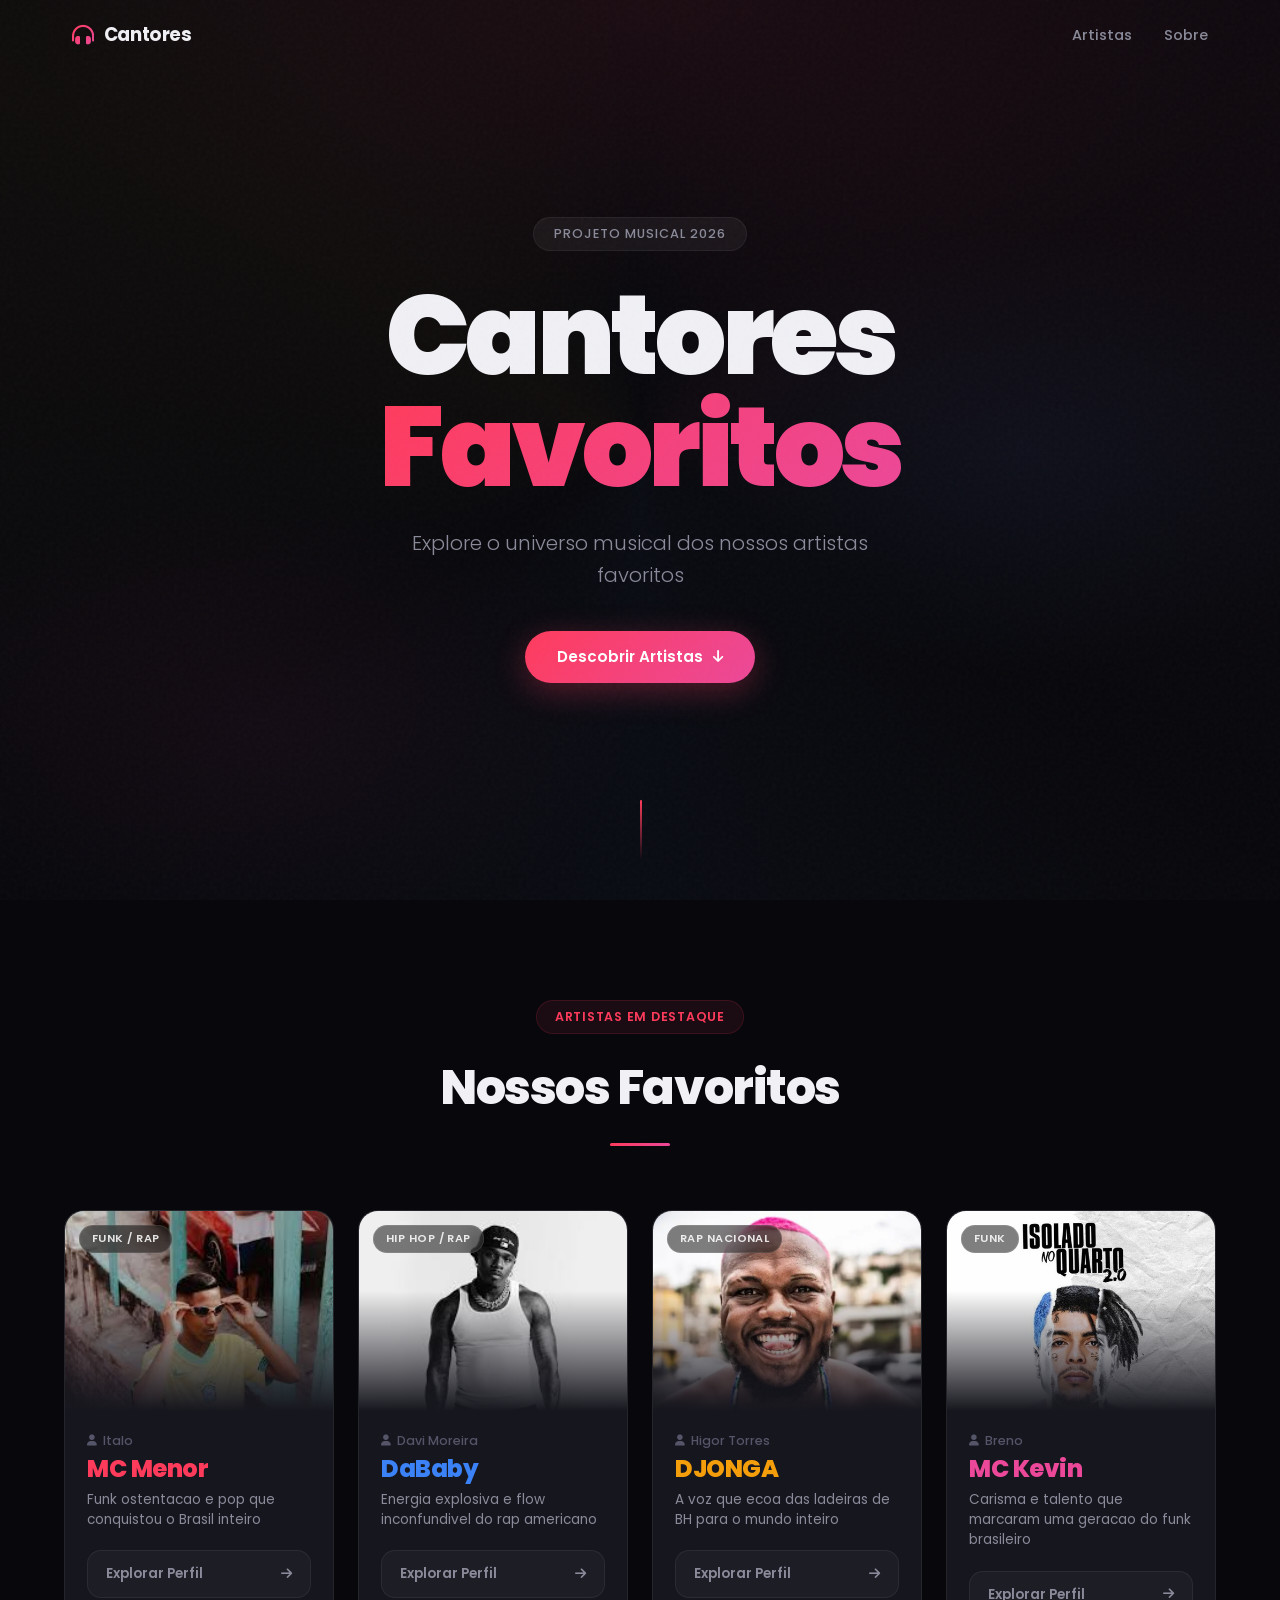
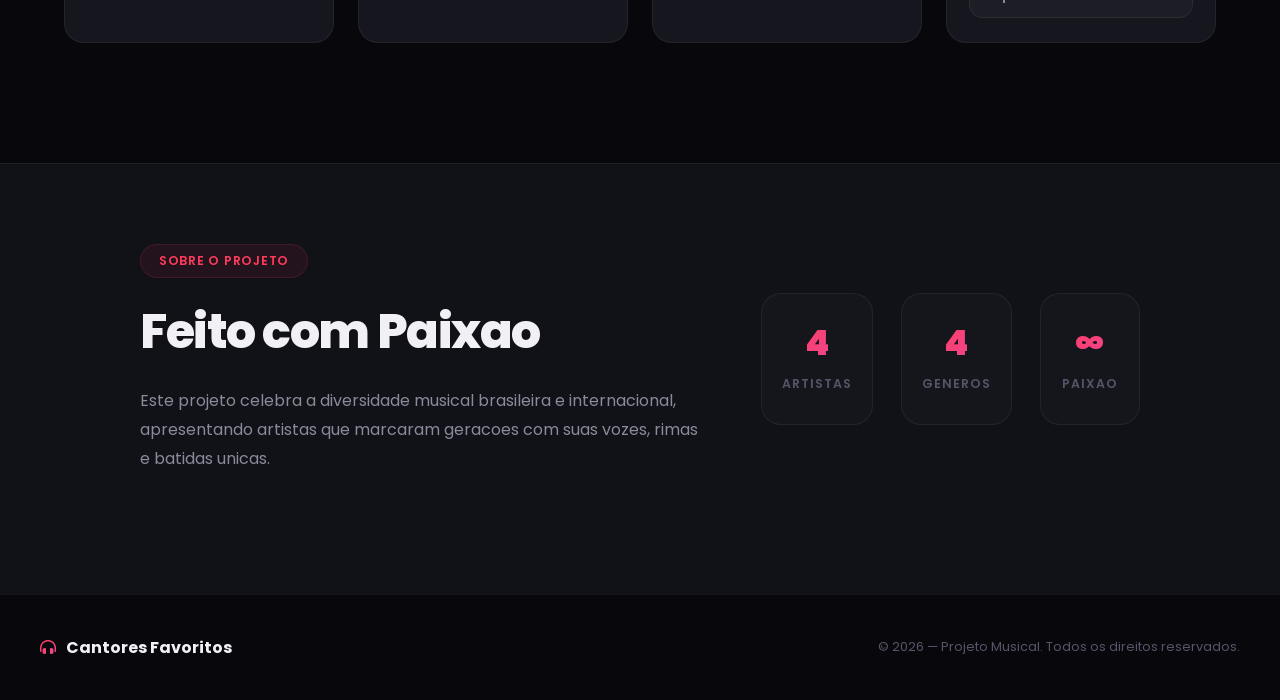
<file: index.html>
<!DOCTYPE html>
<html lang="pt-BR">
<head>
    <meta charset="UTF-8">
    <meta name="viewport" content="width=device-width, initial-scale=1.0">
    <meta name="description" content="Cantores Favoritos - Explore o universo musical dos nossos artistas favoritos do cenário brasileiro e internacional.">
    <title>Cantores Favoritos</title>
    <link rel="stylesheet" href="style.css">
    <link href="https://fonts.googleapis.com/css2?family=Poppins:wght@300;400;500;600;700;800;900&display=swap" rel="stylesheet">
    <link rel="stylesheet" href="https://cdnjs.cloudflare.com/ajax/libs/font-awesome/6.5.1/css/all.min.css">
</head>
<body>

    <div class="noise-overlay"></div>

    <nav class="top-nav" id="topNav">
        <div class="nav-inner">
            <a href="#" class="nav-logo">
                <i class="fas fa-headphones-alt"></i>
                <span>Cantores</span>
            </a>
            <ul class="nav-menu">
                <li><a href="#artistas">Artistas</a></li>
                <li><a href="#sobre">Sobre</a></li>
            </ul>
        </div>
    </nav>

    <header class="hero-section">
        <div class="hero-bg"></div>
        <div class="hero-particles" id="particles"></div>
        <div class="hero-content">
            <span class="hero-badge">Projeto Musical 2026</span>
            <h1 class="hero-title">
                <span class="title-line">Cantores</span>
                <span class="title-line title-accent">Favoritos</span>
            </h1>
            <p class="hero-subtitle">Explore o universo musical dos nossos artistas favoritos</p>
            <a href="#artistas" class="hero-cta">
                <span>Descobrir Artistas</span>
                <i class="fas fa-arrow-down"></i>
            </a>
        </div>
        <div class="hero-scroll-indicator">
            <div class="scroll-line"></div>
        </div>
    </header>

    <main>
        <section class="artists-section" id="artistas">
            <div class="section-header">
                <span class="section-tag">Artistas em Destaque</span>
                <h2 class="section-title">Nossos Favoritos</h2>
                <div class="section-divider"></div>
            </div>

            <div class="cards-grid">

                <article class="artist-card" data-accent="red">
                    <div class="card-glow"></div>
                    <div class="card-image-wrapper">
                        <div class="card-image" style="background-image: url('./img/menor.jpg');"></div>
                        <div class="card-image-overlay"></div>
                        <span class="card-genre">Funk / Rap</span>
                    </div>
                    <div class="card-body">
                        <div class="card-info">
                            <span class="card-presenter">
                                <i class="fas fa-user"></i> Italo
                            </span>
                            <h3 class="card-artist-name">MC Menor</h3>
                            <p class="card-description">Funk ostentacao e pop que conquistou o Brasil inteiro</p>
                        </div>
                        <a href="./pages/aluno1.html" class="card-link">
                            <span>Explorar Perfil</span>
                            <i class="fas fa-arrow-right"></i>
                        </a>
                    </div>
                </article>

                <article class="artist-card" data-accent="blue">
                    <div class="card-glow"></div>
                    <div class="card-image-wrapper">
                        <div class="card-image" style="background-image: url('./img/dababymenu.jpg');"></div>
                        <div class="card-image-overlay"></div>
                        <span class="card-genre">Hip Hop / Rap</span>
                    </div>
                    <div class="card-body">
                        <div class="card-info">
                            <span class="card-presenter">
                                <i class="fas fa-user"></i> Davi Moreira
                            </span>
                            <h3 class="card-artist-name">DaBaby</h3>
                            <p class="card-description">Energia explosiva e flow inconfundivel do rap americano</p>
                        </div>
                        <a href="./pages/aluno2.html" class="card-link">
                            <span>Explorar Perfil</span>
                            <i class="fas fa-arrow-right"></i>
                        </a>
                    </div>
                </article>

                <article class="artist-card" data-accent="gold">
                    <div class="card-glow"></div>
                    <div class="card-image-wrapper">
                        <div class="card-image" style="background-image: url('./img/DJONGAmenu.webp');"></div>
                        <div class="card-image-overlay"></div>
                        <span class="card-genre">Rap Nacional</span>
                    </div>
                    <div class="card-body">
                        <div class="card-info">
                            <span class="card-presenter">
                                <i class="fas fa-user"></i> Higor Torres
                            </span>
                            <h3 class="card-artist-name">DJONGA</h3>
                            <p class="card-description">A voz que ecoa das ladeiras de BH para o mundo inteiro</p>
                        </div>
                        <a href="./pages/aluno3.html" class="card-link">
                            <span>Explorar Perfil</span>
                            <i class="fas fa-arrow-right"></i>
                        </a>
                    </div>
                </article>

                <article class="artist-card" data-accent="pink">
                    <div class="card-glow"></div>
                    <div class="card-image-wrapper">
                        <div class="card-image" style="background-image: url('./img/presente2.jpg');"></div>
                        <div class="card-image-overlay"></div>
                        <span class="card-genre">Funk</span>
                    </div>
                    <div class="card-body">
                        <div class="card-info">
                            <span class="card-presenter">
                                <i class="fas fa-user"></i> Breno
                            </span>
                            <h3 class="card-artist-name">MC Kevin</h3>
                            <p class="card-description">Carisma e talento que marcaram uma geracao do funk brasileiro</p>
                        </div>
                        <a href="./pages/aluno4.html" class="card-link">
                            <span>Explorar Perfil</span>
                            <i class="fas fa-arrow-right"></i>
                        </a>
                    </div>
                </article>

            </div>
        </section>

        <section class="about-section" id="sobre">
            <div class="about-content">
                <div class="about-text">
                    <span class="section-tag">Sobre o Projeto</span>
                    <h2 class="section-title">Feito com Paixao</h2>
                    <p>Este projeto celebra a diversidade musical brasileira e internacional, apresentando artistas que marcaram geracoes com suas vozes, rimas e batidas unicas.</p>
                </div>
                <div class="about-stats">
                    <div class="stat-item">
                        <span class="stat-number">4</span>
                        <span class="stat-label">Artistas</span>
                    </div>
                    <div class="stat-item">
                        <span class="stat-number">4</span>
                        <span class="stat-label">Generos</span>
                    </div>
                    <div class="stat-item">
                        <span class="stat-number">&infin;</span>
                        <span class="stat-label">Paixao</span>
                    </div>
                </div>
            </div>
        </section>
    </main>

    <footer class="main-footer">
        <div class="footer-inner">
            <div class="footer-brand">
                <i class="fas fa-headphones-alt"></i>
                <span>Cantores Favoritos</span>
            </div>
            <p class="footer-copy">&copy; 2026 &mdash; Projeto Musical. Todos os direitos reservados.</p>
        </div>
    </footer>

    <script>
    document.addEventListener('DOMContentLoaded', () => {
        const nav = document.getElementById('topNav');
        window.addEventListener('scroll', () => {
            nav.classList.toggle('scrolled', window.scrollY > 50);
        });

        const observer = new IntersectionObserver((entries) => {
            entries.forEach(entry => {
                if (entry.isIntersecting) {
                    entry.target.classList.add('visible');
                }
            });
        }, { threshold: 0.1, rootMargin: '0px 0px -50px 0px' });

        document.querySelectorAll('.artist-card, .section-header, .about-content').forEach(el => {
            observer.observe(el);
        });

        document.querySelectorAll('a[href^="#"]').forEach(anchor => {
            anchor.addEventListener('click', function(e) {
                e.preventDefault();
                const target = document.querySelector(this.getAttribute('href'));
                if (target) {
                    target.scrollIntoView({ behavior: 'smooth', block: 'start' });
                }
            });
        });
    });
    </script>

</body>
</html>
</file>
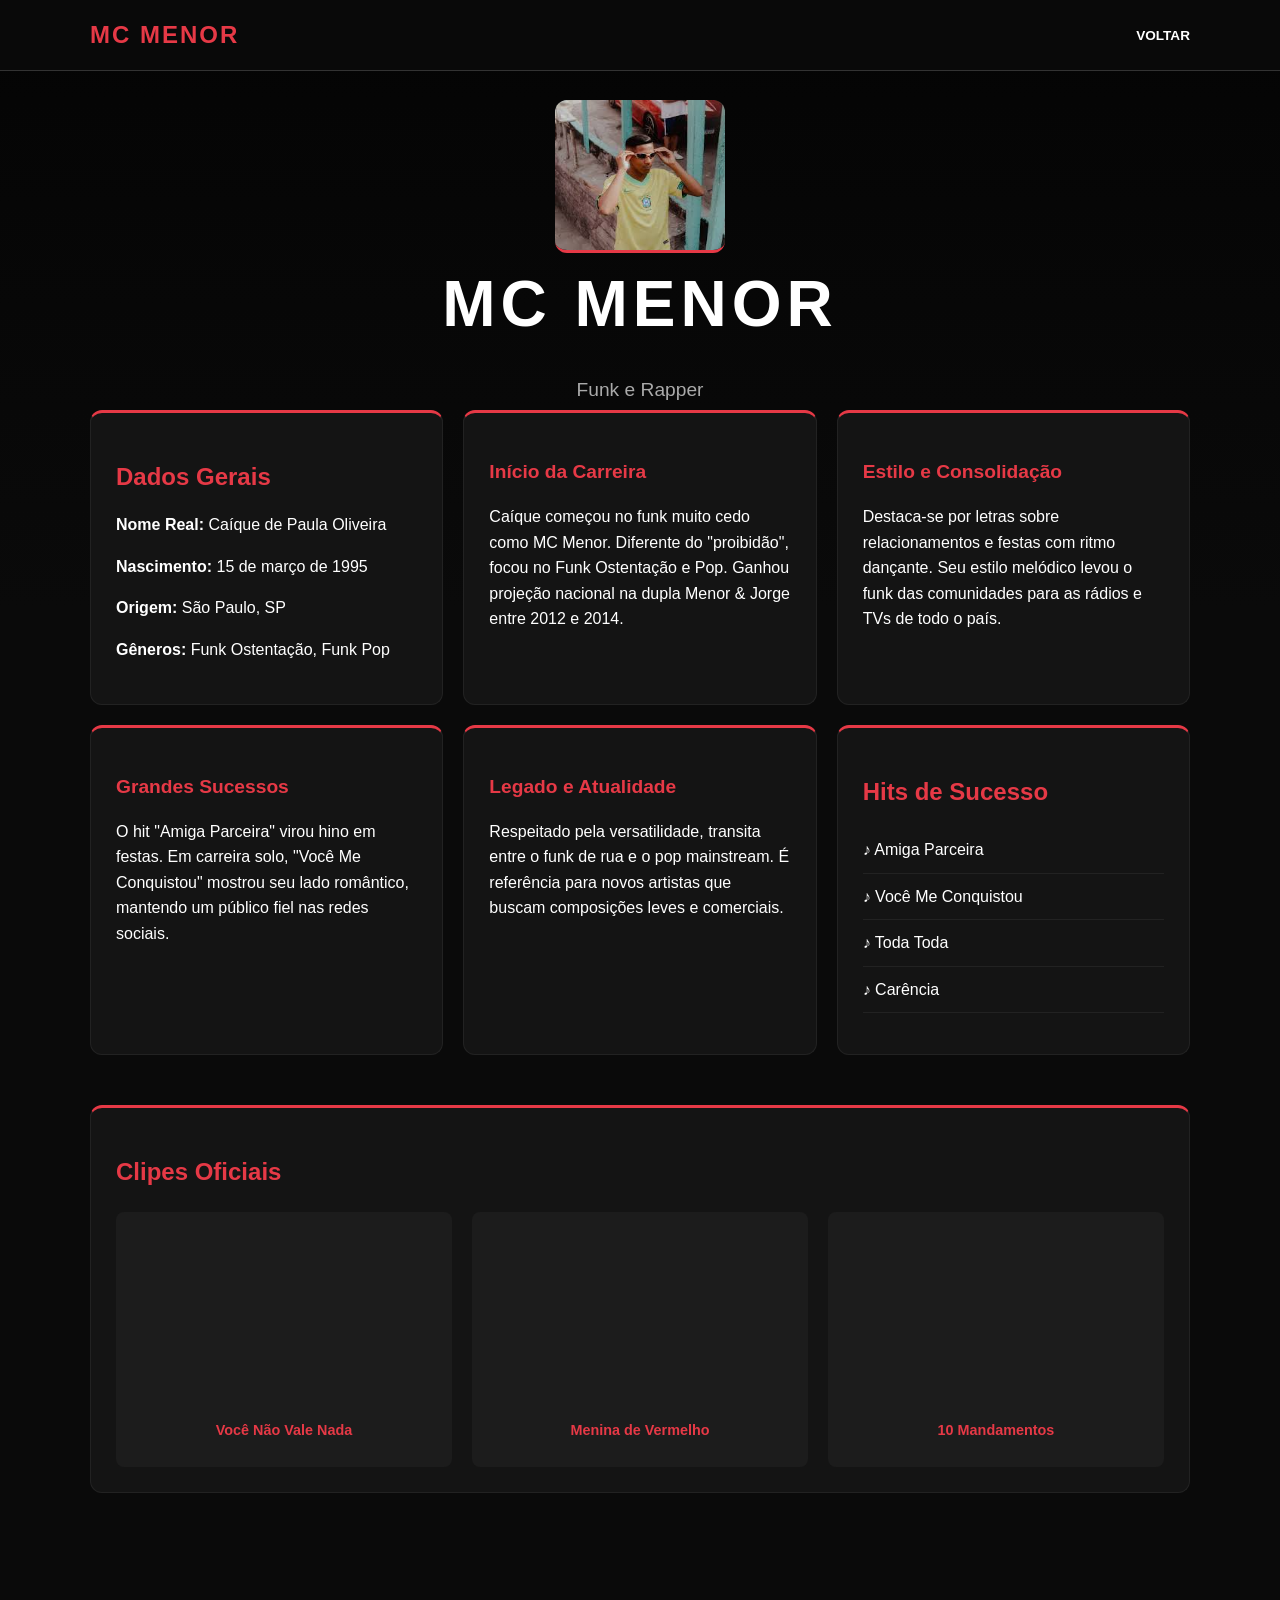
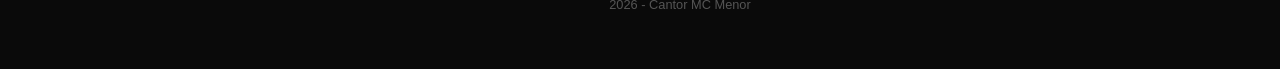
<file: aluno1.html>
<!DOCTYPE html>
<html lang="pt-br">
<head>
    <meta charset="UTF-8">
    <meta name="viewport" content="width=device-width, initial-scale=1.0">
    <title>MC Menor | Official Fan Page</title>
    <link rel="stylesheet" href="aluno1.css">
</head>
<body>

    <header>
       
        <nav class="navbar">
            <div class="logo">MC MENOR</div>
            <ul class="nav-links">
                

                <li><a href="../index.html">Voltar</a></li>
            </ul>
        </nav>
    </header>

    <main>
        
        <section class="hero">
             <img src="../img/menor.jpg" alt="">
            <div class="hero-overlay">
                 
                <h1>MC MENOR</h1>
                
                <p>Funk e Rapper</p>
                
            </div>
        </section>

<section id="bio" class="container">
    
    <div class="content-box info-box">
        <h2> Dados Gerais</h2>
        <p><strong>Nome Real:</strong> Caíque de Paula Oliveira</p>
        <p><strong>Nascimento:</strong> 15 de março de 1995</p>
        <p><strong>Origem:</strong> São Paulo, SP</p>
        <p><strong>Gêneros:</strong> Funk Ostentação, Funk Pop</p>
    </div>

    <div class="content-box info-box">
        <h3> Início da Carreira</h3>
        <p>Caíque começou no funk muito cedo como MC Menor. Diferente do "proibidão", focou no Funk Ostentação e Pop. Ganhou projeção nacional na dupla Menor & Jorge entre 2012 e 2014.</p>
    </div>

    <div class="content-box info-box">
        <h3> Estilo e Consolidação</h3>
        <p>Destaca-se por letras sobre relacionamentos e festas com ritmo dançante. Seu estilo melódico levou o funk das comunidades para as rádios e TVs de todo o país.</p>
    </div>

    <div class="content-box info-box">
        <h3> Grandes Sucessos</h3>
        <p>O hit "Amiga Parceira" virou hino em festas. Em carreira solo, "Você Me Conquistou" mostrou seu lado romântico, mantendo um público fiel nas redes sociais.</p>
    </div>

    <div class="content-box info-box">
        <h3> Legado e Atualidade</h3>
        <p>Respeitado pela versatilidade, transita entre o funk de rua e o pop mainstream. É referência para novos artistas que buscam composições leves e comerciais.</p>
    </div>

    <div class="content-box info-box highlight">
        <h2> Hits de Sucesso</h2>
        <ul class="hits-list">
            <li>♪ Amiga Parceira</li>
            <li>♪ Você Me Conquistou</li>
            <li>♪ Toda Toda</li>
            <li>♪ Carência</li>
        </ul>
    </div>

</section>
<section id="videos" class="contaieer">
    <div class="content-box">
        <h2> Clipes Oficiais</h2>
        <div class="video-grid">
            <div class="video-item">
                <iframe width="560" height="315" src="https://www.youtube.com/embed/0Tp03o3xkG4?si=oszDuchT-8IDb8yp" title="YouTube video player" frameborder="0" allow="accelerometer; autoplay; clipboard-write; encrypted-media; gyroscope; picture-in-picture; web-share" referrerpolicy="strict-origin-when-cross-origin" allowfullscreen></iframe>
                <p>Você Não Vale Nada</p>
            </div>

            <div class="video-item">
                <iframe width="560" height="315" src="https://www.youtube.com/embed/ldG2t3dBWlg?si=HA507yFvee1h6iaw" title="YouTube video player" frameborder="0" allow="accelerometer; autoplay; clipboard-write; encrypted-media; gyroscope; picture-in-picture; web-share" referrerpolicy="strict-origin-when-cross-origin" allowfullscreen></iframe>
                <p>Menina de Vermelho</p>
            </div>

            <div class="video-item">
                <iframe width="560" height="315" src="https://www.youtube.com/embed/idrtBRtuC1M?si=HA507yFvee1h6iaw" title="YouTube video player" frameborder="0" allow="accelerometer; autoplay; clipboard-write; encrypted-media; gyroscope; picture-in-picture; web-share" referrerpolicy="strict-origin-when-cross-origin" allowfullscreen></iframe>
                <p>10 Mandamentos</p>
            </div>
        </div>
    </div>
</section>
    </main>

    <footer>
        <p>2026 - Cantor MC Menor </p>
    </footer>

</body>
</html>
</file>
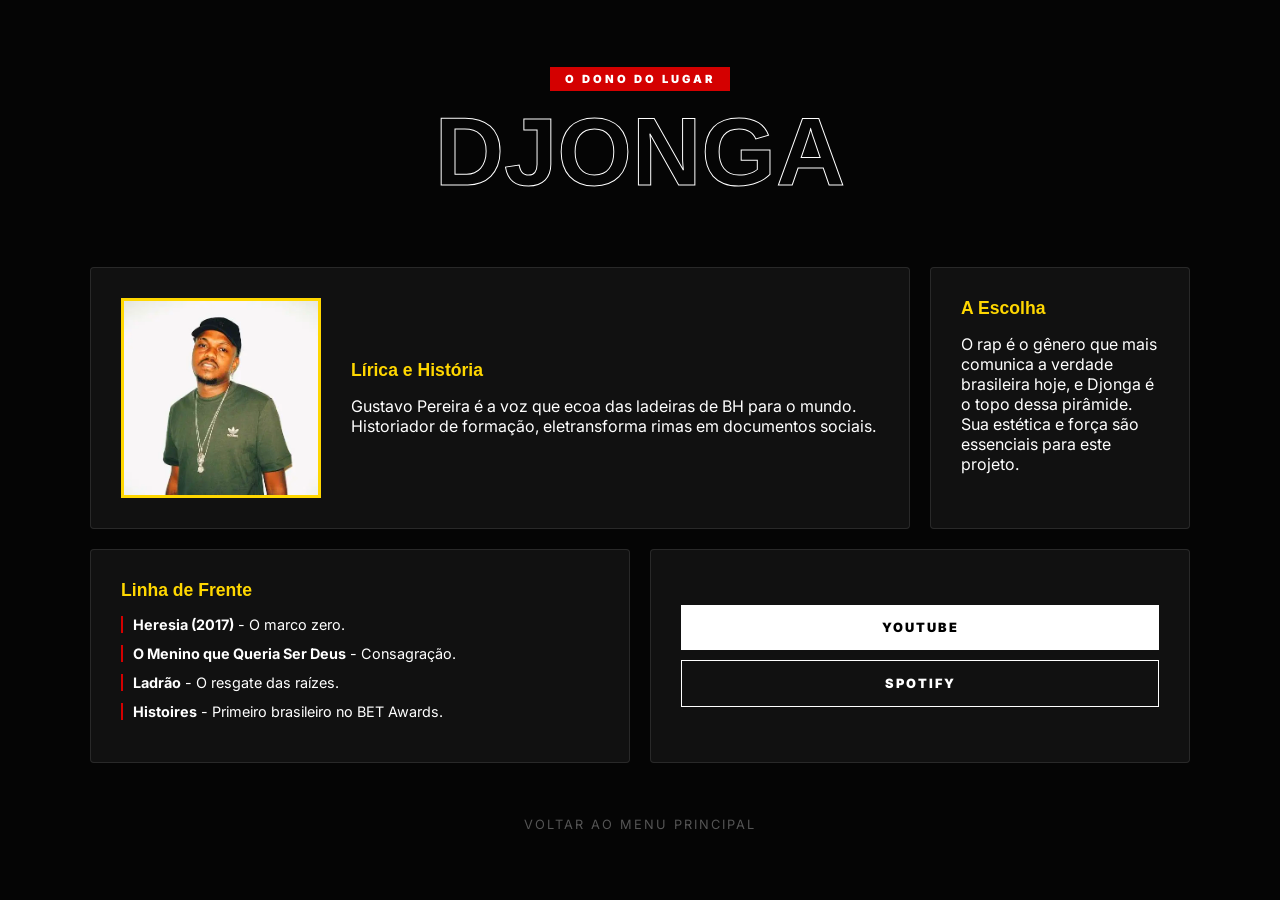
<file: aluno3.html>
<!DOCTYPE html>
<html lang="pt-BR">

<head>
    <meta charset="UTF-8">
    <meta name="viewport" content="width=device-width, initial-scale=1.0">
    <title>Djonga | Sensação Própria</title>
    <link href="https://fonts.googleapis.com/css2?family=Syncopate:wght@700&family=Inter:wght@300;400;900&display=swap"
        rel="stylesheet">
    <link rel="stylesheet" href="aluno3.css">
</head>

<body class="djonga-page">

    <div class="album-wall"></div>

    <div class="main-wrapper">
        <header class="header-vibe">
            <span class="badge">O Dono do Lugar</span>
            <h1>DJONGA</h1>
            <div class="line"></div>
        </header>
        <main class="bento-grid">
            <section class="bento-item profile">
                <div class="photo-container">
                    <img src="../img/djonga.webp" alt="Djonga" class="djonga-img">
                </div>
                <div class="bio">
                    <h2>Lírica e História</h2>
                    <p>Gustavo Pereira é a voz que ecoa das ladeiras de BH para o mundo. Historiador de formação,
                        eletransforma rimas em documentos sociais.</p>
                </div>
            </section>
            <section class="bento-item reason">
                <h3>A Escolha</h3>
                <p>O rap é o gênero que mais comunica a verdade brasileira hoje, e Djonga é o topo dessa pirâmide. Sua
                    estética e força são essenciais para este projeto.</p>
            </section>
            <section class="bento-item discography">
                <h3>Linha de Frente</h3>
                <ul>
                    <li><strong>Heresia (2017)</strong> - O marco zero.</li>
                    <li><strong>O Menino que Queria Ser Deus</strong> - Consagração.</li>
                    <li><strong>Ladrão</strong> - O resgate das raízes.</li>
                    <li><strong>Histoires</strong> - Primeiro brasileiro no BET Awards.</li>
                </ul>
            </section>

            <section class="bento-item links-card">
                <div class="btn-stack">
                    <a href="http://www.youtube.com/@DjongaGE" class="dj-btn yt">YOUTUBE</a>
                    <a href="#" class="dj-btn sp">SPOTIFY</a>
                </div>
            </section>
        </main>
        <footer class="final-nav">
            <a href="../index.html">VOLTAR AO MENU PRINCIPAL</a>
        </footer>
    </div>
</body>

</html>
</file>
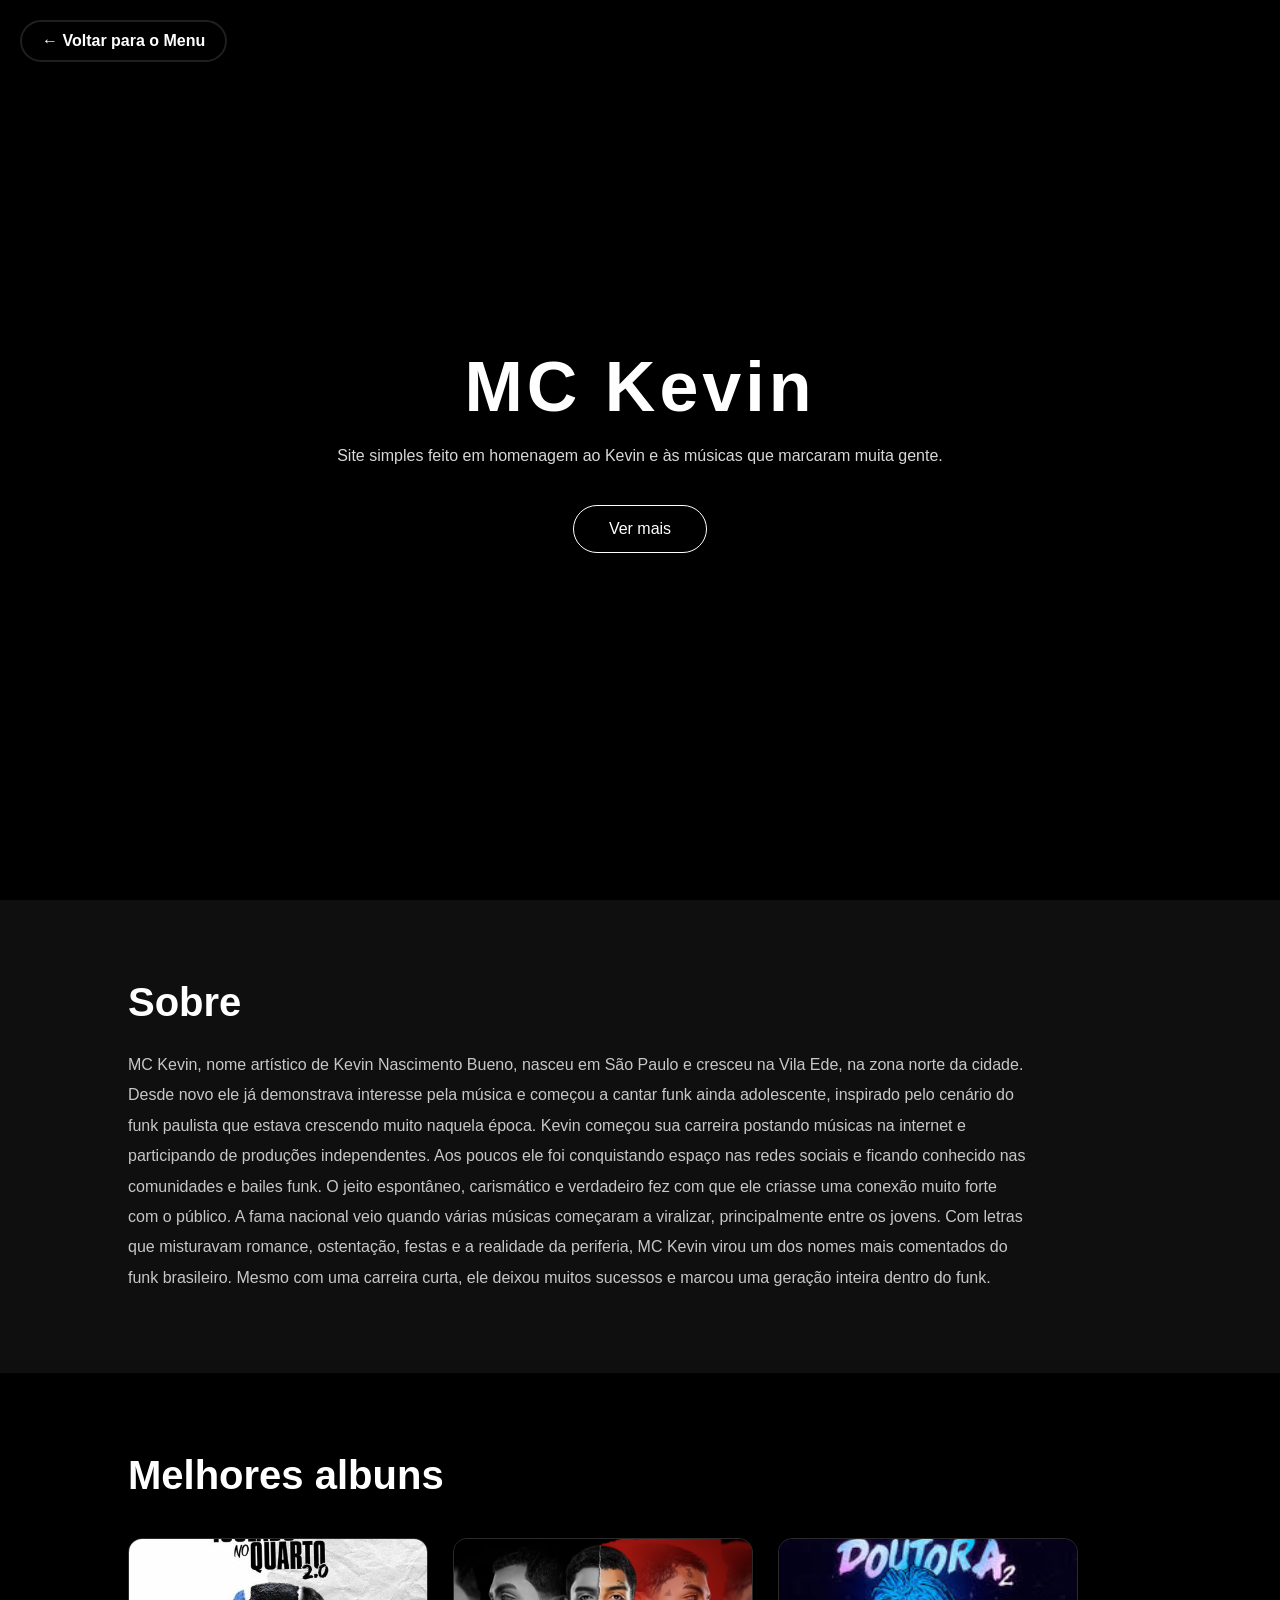
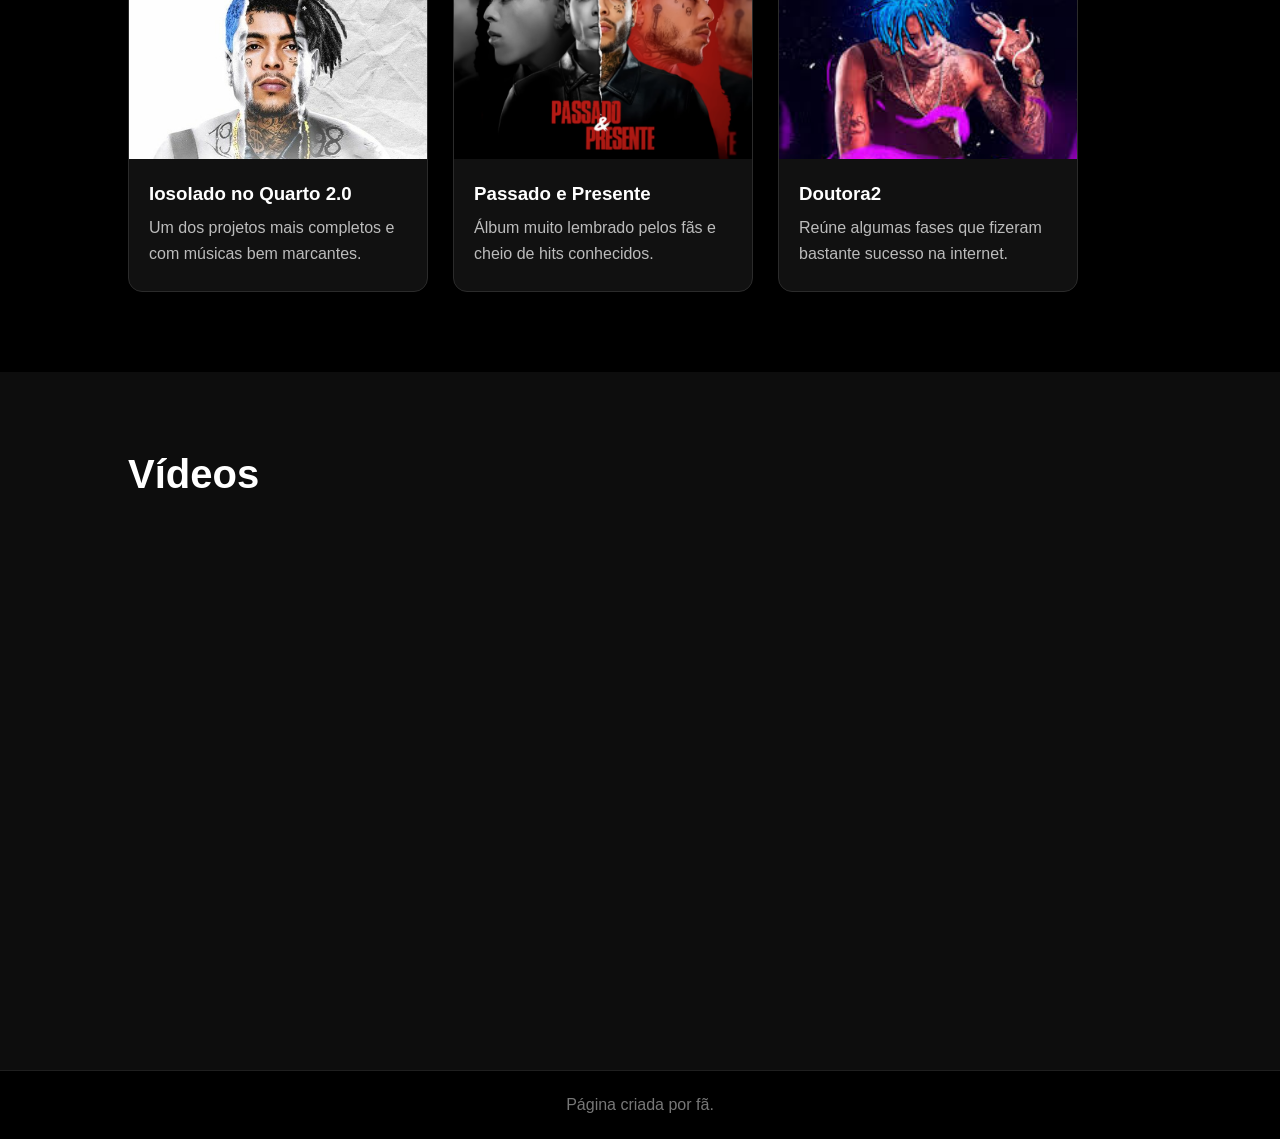
<file: aluno4.html>
<!DOCTYPE html>
<html lang="pt-BR">
<head>
<meta charset="UTF-8">
<meta name="viewport" content="width=device-width, initial-scale=1.0">
<link rel="stylesheet" href="aluno4.css">
<title>MC Kevin</title>


</head>

<body>
<nav class="nav-voltar">
    <a href="../index.html" class="btn-voltar">← Voltar para o Menu</a>
</nav>
<div class="topo">

    <div class="conteudo">

        <h1>MC Kevin</h1>

        <p>
            Site simples feito em homenagem ao Kevin e às músicas que marcaram muita gente.
        </p>

        <a href="#albuns" class="botao">Ver mais</a>

    </div>

</div>

<section class="sobre">

    <h2>Sobre</h2>

    <p>
           MC Kevin, nome artístico de Kevin Nascimento Bueno, nasceu em
        São Paulo e cresceu na Vila Ede, na zona norte da cidade.
        Desde novo ele já demonstrava interesse pela música e começou
        a cantar funk ainda adolescente, inspirado pelo cenário do funk paulista
        que estava crescendo muito naquela época.

        Kevin começou sua carreira postando músicas na internet e participando
        de produções independentes. Aos poucos ele foi conquistando espaço
        nas redes sociais e ficando conhecido nas comunidades e bailes funk.
        O jeito espontâneo, carismático e verdadeiro fez com que ele criasse
        uma conexão muito forte com o público.

        A fama nacional veio quando várias músicas começaram a viralizar,
        principalmente entre os jovens. Com letras que misturavam romance,
        ostentação, festas e a realidade da periferia, MC Kevin virou um dos
        nomes mais comentados do funk brasileiro.

        Mesmo com uma carreira curta, ele deixou muitos sucessos e marcou
        uma geração inteira dentro do funk.
    </p>

</section>

<section id="albuns">

    <h2>Melhores albuns</h2>

    <div class="lista-albuns">

        <div class="album">

            <img src="./img/presente2.jpg">

            <h3>Iosolado no Quarto 2.0</h3>

            <p>
                Um dos projetos mais completos e com músicas bem marcantes.
            </p>

        </div>

        <div class="album">

            <img src="./img/presete.png">

            <h3>Passado e Presente</h3>

            <p>
                Álbum muito lembrado pelos fãs e cheio de hits conhecidos.
            </p>

        </div>

        <div class="album">

            <img src="./img/doutora.jpg">

            <h3>Doutora2</h3>

            <p>
                Reúne algumas fases que fizeram bastante sucesso na internet.
            </p>

        </div>

    </div>

</section>

<section class="videos">

    <h2>Vídeos</h2>

    <div class="">

        <iframe width="560" height="315" src="https://www.youtube.com/embed/CRx9dbYGaX4?si=n_sfL15niXH0Cyad" title="YouTube video player" frameborder="0" allow="accelerometer; autoplay; clipboard-write; encrypted-media; gyroscope; picture-in-picture; web-share" referrerpolicy="strict-origin-when-cross-origin" allowfullscreen></iframe>

       <iframe width="560" height="315" src="https://www.youtube.com/embed/lLmXJBebEjQ?si=wAxhOUDDOFYsMUz9" title="YouTube video player" frameborder="0" allow="accelerometer; autoplay; clipboard-write; encrypted-media; gyroscope; picture-in-picture; web-share" referrerpolicy="strict-origin-when-cross-origin" allowfullscreen></iframe>

    </div>

</section>


<footer>
    Página criada por fã.
</footer>

</body>
</html>
</file>
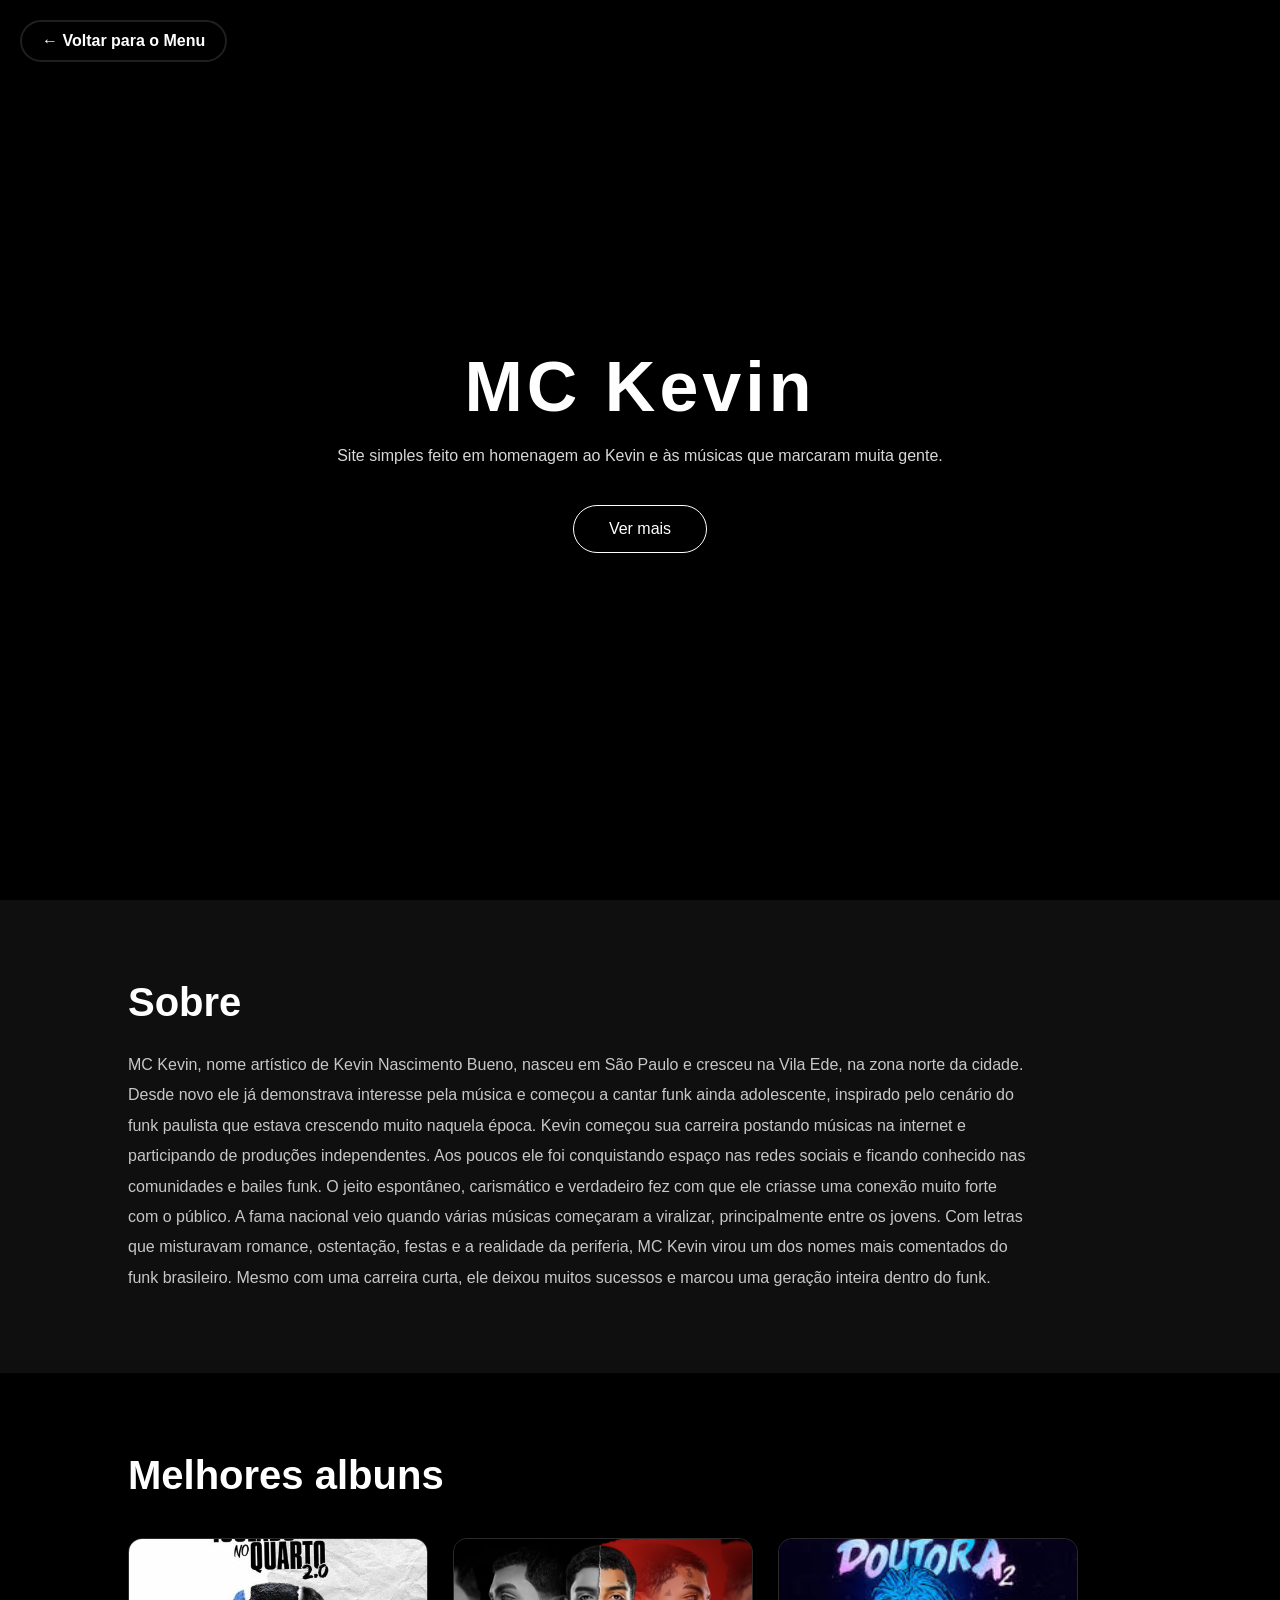
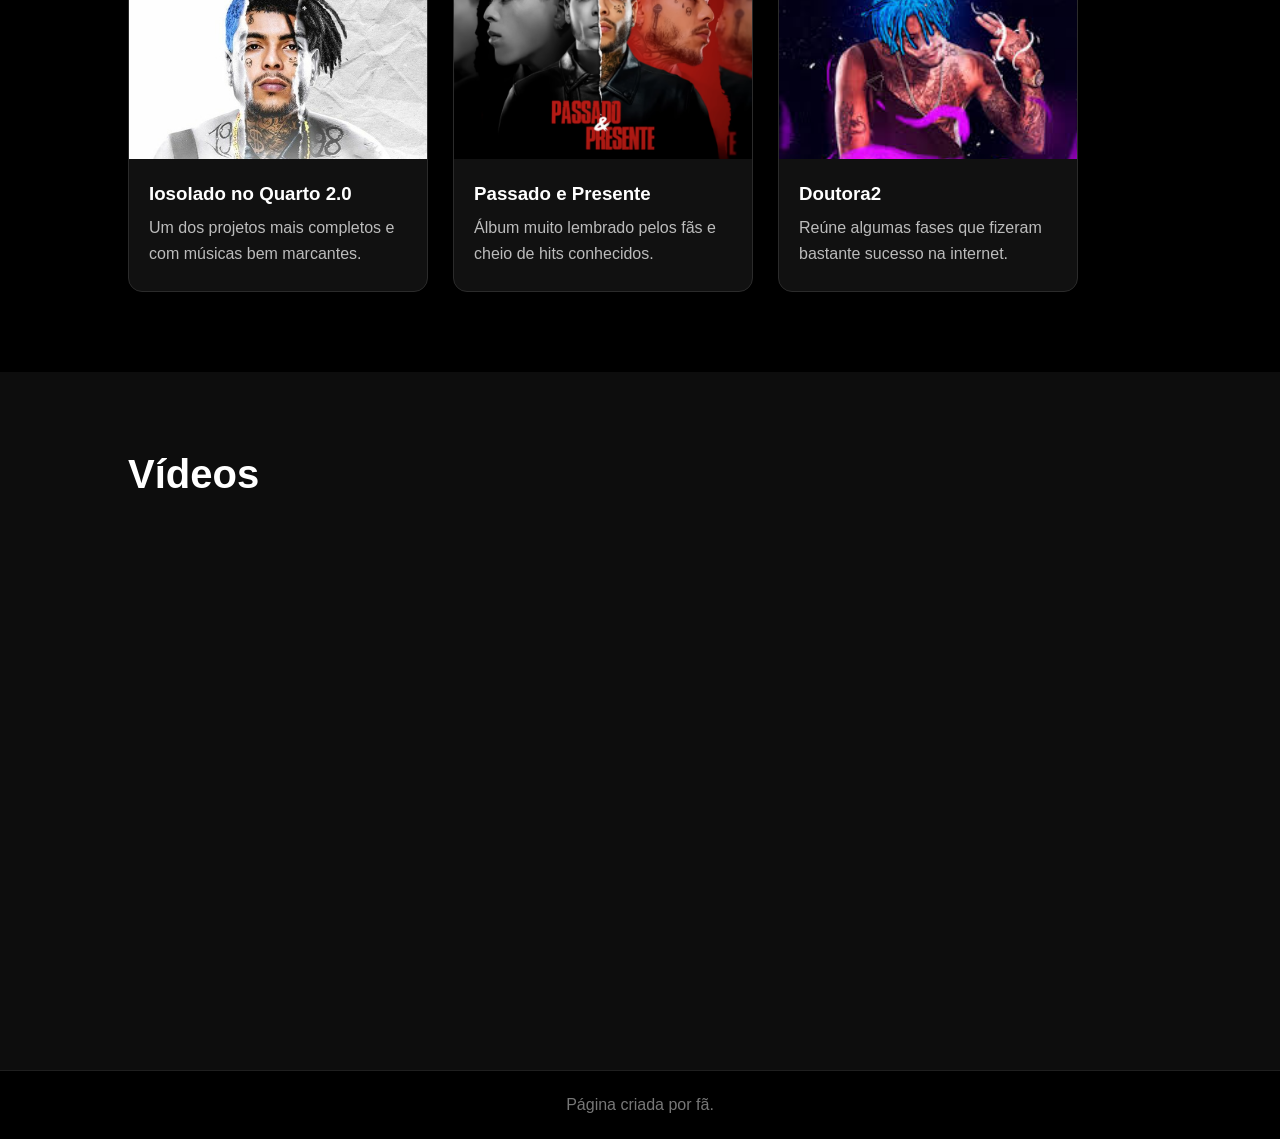
<file: pages/aluno4.html>
<!DOCTYPE html>
<html lang="pt-BR">
<head>
<meta charset="UTF-8">
<meta name="viewport" content="width=device-width, initial-scale=1.0">
<link rel="stylesheet" href="aluno4.css">
<title>MC Kevin</title>


</head>

<body>
<nav class="nav-voltar">
    <a href="../index.html" class="btn-voltar">← Voltar para o Menu</a>
</nav>
<div class="topo">

    <div class="conteudo">

        <h1>MC Kevin</h1>

        <p>
            Site simples feito em homenagem ao Kevin e às músicas que marcaram muita gente.
        </p>

        <a href="#albuns" class="botao">Ver mais</a>

    </div>

</div>

<section class="sobre">

    <h2>Sobre</h2>

    <p>
           MC Kevin, nome artístico de Kevin Nascimento Bueno, nasceu em
        São Paulo e cresceu na Vila Ede, na zona norte da cidade.
        Desde novo ele já demonstrava interesse pela música e começou
        a cantar funk ainda adolescente, inspirado pelo cenário do funk paulista
        que estava crescendo muito naquela época.

        Kevin começou sua carreira postando músicas na internet e participando
        de produções independentes. Aos poucos ele foi conquistando espaço
        nas redes sociais e ficando conhecido nas comunidades e bailes funk.
        O jeito espontâneo, carismático e verdadeiro fez com que ele criasse
        uma conexão muito forte com o público.

        A fama nacional veio quando várias músicas começaram a viralizar,
        principalmente entre os jovens. Com letras que misturavam romance,
        ostentação, festas e a realidade da periferia, MC Kevin virou um dos
        nomes mais comentados do funk brasileiro.

        Mesmo com uma carreira curta, ele deixou muitos sucessos e marcou
        uma geração inteira dentro do funk.
    </p>

</section>

<section id="albuns">

    <h2>Melhores albuns</h2>

    <div class="lista-albuns">

        <div class="album">

            <img src="../img/presente2.jpg">

            <h3>Iosolado no Quarto 2.0</h3>

            <p>
                Um dos projetos mais completos e com músicas bem marcantes.
            </p>

        </div>

        <div class="album"> 

            <img src="../img/presete.png">

            <h3>Passado e Presente</h3>

            <p>
                Álbum muito lembrado pelos fãs e cheio de hits conhecidos.
            </p>

        </div>

        <div class="album">

            <img src="../img/doutora.jpg">

            <h3>Doutora2</h3>

            <p>
                Reúne algumas fases que fizeram bastante sucesso na internet.
            </p>

        </div>

    </div>

</section>

<section class="videos">

    <h2>Vídeos</h2>

    <div class="">

        <iframe width="560" height="315" src="https://www.youtube.com/embed/CRx9dbYGaX4?si=n_sfL15niXH0Cyad" title="YouTube video player" frameborder="0" allow="accelerometer; autoplay; clipboard-write; encrypted-media; gyroscope; picture-in-picture; web-share" referrerpolicy="strict-origin-when-cross-origin" allowfullscreen></iframe>

       <iframe width="560" height="315" src="https://www.youtube.com/embed/lLmXJBebEjQ?si=wAxhOUDDOFYsMUz9" title="YouTube video player" frameborder="0" allow="accelerometer; autoplay; clipboard-write; encrypted-media; gyroscope; picture-in-picture; web-share" referrerpolicy="strict-origin-when-cross-origin" allowfullscreen></iframe>

    </div>

</section>


<footer>
    Página criada por fã.
</footer>

</body>
</html>
</file>
<file: style.css>
/* ============================================
   CANTORES FAVORITOS - Professional Design
   ============================================ */

/* --- Reset & Base --- */
*, *::before, *::after {
    margin: 0;
    padding: 0;
    box-sizing: border-box;
}

:root {
    --bg-primary: #08080c;
    --bg-secondary: #111118;
    --bg-card: #16161e;
    --bg-card-hover: #1c1c28;
    --text-primary: #f0f0f5;
    --text-secondary: #8a8a9a;
    --text-muted: #55556a;
    --border-color: rgba(255, 255, 255, 0.06);
    --border-hover: rgba(255, 255, 255, 0.12);

    --accent-red: #ff3b5c;
    --accent-red-glow: rgba(255, 59, 92, 0.25);
    --accent-blue: #3b82f6;
    --accent-blue-glow: rgba(59, 130, 246, 0.25);
    --accent-gold: #f59e0b;
    --accent-gold-glow: rgba(245, 158, 11, 0.25);
    --accent-pink: #ec4899;
    --accent-pink-glow: rgba(236, 72, 153, 0.25);

    --radius-sm: 8px;
    --radius-md: 14px;
    --radius-lg: 20px;
    --radius-xl: 28px;

    --transition-fast: 0.2s cubic-bezier(0.4, 0, 0.2, 1);
    --transition-normal: 0.35s cubic-bezier(0.4, 0, 0.2, 1);
    --transition-smooth: 0.5s cubic-bezier(0.22, 1, 0.36, 1);
}

html {
    scroll-behavior: smooth;
    -webkit-font-smoothing: antialiased;
    -moz-osx-font-smoothing: grayscale;
}

body {
    background-color: var(--bg-primary);
    color: var(--text-primary);
    font-family: 'Poppins', -apple-system, BlinkMacSystemFont, sans-serif;
    overflow-x: hidden;
    line-height: 1.6;
}

/* --- Noise Overlay --- */
.noise-overlay {
    position: fixed;
    top: 0;
    left: 0;
    width: 100%;
    height: 100%;
    pointer-events: none;
    z-index: 9999;
    opacity: 0.03;
    background-image: url("data:image/svg+xml,%3Csvg viewBox='0 0 256 256' xmlns='http://www.w3.org/2000/svg'%3E%3Cfilter id='noise'%3E%3CfeTurbulence type='fractalNoise' baseFrequency='0.9' numOctaves='4' stitchTiles='stitch'/%3E%3C/filter%3E%3Crect width='100%25' height='100%25' filter='url(%23noise)'/%3E%3C/svg%3E");
}

/* --- Navigation --- */
.top-nav {
    position: fixed;
    top: 0;
    left: 0;
    right: 0;
    z-index: 1000;
    padding: 20px 0;
    transition: var(--transition-normal);
}

.top-nav.scrolled {
    background: rgba(8, 8, 12, 0.85);
    backdrop-filter: blur(20px);
    -webkit-backdrop-filter: blur(20px);
    padding: 12px 0;
    border-bottom: 1px solid var(--border-color);
}

.nav-inner {
    max-width: 1200px;
    margin: 0 auto;
    padding: 0 32px;
    display: flex;
    align-items: center;
    justify-content: space-between;
}

.nav-logo {
    display: flex;
    align-items: center;
    gap: 10px;
    text-decoration: none;
    color: var(--text-primary);
    font-weight: 700;
    font-size: 1.15rem;
    letter-spacing: -0.02em;
}

.nav-logo i {
    font-size: 1.4rem;
    background: linear-gradient(135deg, var(--accent-red), var(--accent-pink));
    -webkit-background-clip: text;
    -webkit-text-fill-color: transparent;
    background-clip: text;
}

.nav-menu {
    list-style: none;
    display: flex;
    gap: 32px;
}

.nav-menu a {
    text-decoration: none;
    color: var(--text-secondary);
    font-size: 0.9rem;
    font-weight: 500;
    transition: var(--transition-fast);
    position: relative;
}

.nav-menu a::after {
    content: '';
    position: absolute;
    bottom: -4px;
    left: 0;
    width: 0;
    height: 2px;
    background: linear-gradient(90deg, var(--accent-red), var(--accent-pink));
    border-radius: 2px;
    transition: var(--transition-normal);
}

.nav-menu a:hover {
    color: var(--text-primary);
}

.nav-menu a:hover::after {
    width: 100%;
}

/* --- Hero Section --- */
.hero-section {
    position: relative;
    min-height: 100vh;
    display: flex;
    align-items: center;
    justify-content: center;
    overflow: hidden;
}

.hero-bg {
    position: absolute;
    inset: 0;
    background:
        radial-gradient(ellipse 80% 60% at 50% 0%, rgba(255, 59, 92, 0.08) 0%, transparent 60%),
        radial-gradient(ellipse 60% 50% at 80% 50%, rgba(59, 130, 246, 0.06) 0%, transparent 50%),
        radial-gradient(ellipse 60% 50% at 20% 80%, rgba(236, 72, 153, 0.05) 0%, transparent 50%);
}

.hero-bg::before {
    content: '';
    position: absolute;
    top: -50%;
    left: -50%;
    width: 200%;
    height: 200%;
    background: conic-gradient(from 0deg at 50% 50%,
        transparent 0deg,
        rgba(255, 59, 92, 0.03) 60deg,
        transparent 120deg,
        rgba(59, 130, 246, 0.03) 180deg,
        transparent 240deg,
        rgba(245, 158, 11, 0.03) 300deg,
        transparent 360deg
    );
    animation: heroRotate 30s linear infinite;
}

@keyframes heroRotate {
    to { transform: rotate(360deg); }
}

.hero-content {
    position: relative;
    text-align: center;
    z-index: 2;
    padding: 0 24px;
}

.hero-badge {
    display: inline-block;
    padding: 6px 20px;
    background: rgba(255, 255, 255, 0.05);
    border: 1px solid var(--border-color);
    border-radius: 100px;
    font-size: 0.8rem;
    font-weight: 500;
    color: var(--text-secondary);
    letter-spacing: 0.08em;
    text-transform: uppercase;
    margin-bottom: 28px;
    animation: fadeInUp 0.8s ease-out 0.2s both;
}

.hero-title {
    font-size: clamp(3rem, 10vw, 7rem);
    font-weight: 900;
    line-height: 1;
    letter-spacing: -0.04em;
    margin-bottom: 24px;
    animation: fadeInUp 0.8s ease-out 0.4s both;
}

.title-line {
    display: block;
}

.title-accent {
    background: linear-gradient(135deg, var(--accent-red), var(--accent-pink), var(--accent-blue));
    -webkit-background-clip: text;
    -webkit-text-fill-color: transparent;
    background-clip: text;
    background-size: 200% 200%;
    animation: fadeInUp 0.8s ease-out 0.4s both, gradientShift 6s ease infinite;
}

@keyframes gradientShift {
    0%, 100% { background-position: 0% 50%; }
    50% { background-position: 100% 50%; }
}

.hero-subtitle {
    font-size: clamp(1rem, 2vw, 1.25rem);
    color: var(--text-secondary);
    font-weight: 300;
    max-width: 500px;
    margin: 0 auto 40px;
    animation: fadeInUp 0.8s ease-out 0.6s both;
}

.hero-cta {
    display: inline-flex;
    align-items: center;
    gap: 10px;
    padding: 14px 32px;
    background: linear-gradient(135deg, var(--accent-red), var(--accent-pink));
    color: #fff;
    text-decoration: none;
    font-weight: 600;
    font-size: 0.95rem;
    border-radius: 100px;
    transition: var(--transition-normal);
    animation: fadeInUp 0.8s ease-out 0.8s both;
    box-shadow: 0 8px 32px rgba(255, 59, 92, 0.3);
}

.hero-cta:hover {
    transform: translateY(-3px);
    box-shadow: 0 12px 40px rgba(255, 59, 92, 0.45);
}

.hero-cta i {
    font-size: 0.85rem;
    animation: bounceDown 2s ease-in-out infinite;
}

@keyframes bounceDown {
    0%, 100% { transform: translateY(0); }
    50% { transform: translateY(4px); }
}

.hero-scroll-indicator {
    position: absolute;
    bottom: 40px;
    left: 50%;
    transform: translateX(-50%);
    animation: fadeInUp 0.8s ease-out 1.2s both;
}

.scroll-line {
    width: 2px;
    height: 60px;
    background: linear-gradient(to bottom, var(--accent-red), transparent);
    border-radius: 2px;
    animation: scrollPulse 2s ease-in-out infinite;
}

@keyframes scrollPulse {
    0%, 100% { opacity: 0.3; height: 60px; }
    50% { opacity: 0.8; height: 40px; }
}

@keyframes fadeInUp {
    from {
        opacity: 0;
        transform: translateY(30px);
    }
    to {
        opacity: 1;
        transform: translateY(0);
    }
}

/* --- Section Styles --- */
.artists-section {
    padding: 100px 24px 120px;
    max-width: 1200px;
    margin: 0 auto;
}

.section-header {
    text-align: center;
    margin-bottom: 64px;
    opacity: 0;
    transform: translateY(30px);
    transition: var(--transition-smooth);
}

.section-header.visible {
    opacity: 1;
    transform: translateY(0);
}

.section-tag {
    display: inline-block;
    padding: 6px 18px;
    background: rgba(255, 59, 92, 0.08);
    border: 1px solid rgba(255, 59, 92, 0.15);
    border-radius: 100px;
    font-size: 0.78rem;
    font-weight: 600;
    color: var(--accent-red);
    letter-spacing: 0.06em;
    text-transform: uppercase;
    margin-bottom: 16px;
}

.section-title {
    font-size: clamp(2rem, 5vw, 3rem);
    font-weight: 800;
    letter-spacing: -0.03em;
    margin-bottom: 16px;
}

.section-divider {
    width: 60px;
    height: 3px;
    background: linear-gradient(90deg, var(--accent-red), var(--accent-pink));
    border-radius: 3px;
    margin: 0 auto;
}

/* --- Cards Grid --- */
.cards-grid {
    display: grid;
    grid-template-columns: repeat(4, 1fr);
    gap: 24px;
}

/* --- Artist Card --- */
.artist-card {
    position: relative;
    background: var(--bg-card);
    border-radius: var(--radius-lg);
    overflow: hidden;
    border: 1px solid var(--border-color);
    transition: var(--transition-smooth);
    opacity: 0;
    transform: translateY(40px);
    cursor: default;
}

.artist-card.visible {
    opacity: 1;
    transform: translateY(0);
}

.artist-card:nth-child(1) { transition-delay: 0.1s; }
.artist-card:nth-child(2) { transition-delay: 0.2s; }
.artist-card:nth-child(3) { transition-delay: 0.3s; }
.artist-card:nth-child(4) { transition-delay: 0.4s; }

.artist-card:hover {
    transform: translateY(-8px);
    border-color: var(--border-hover);
    background: var(--bg-card-hover);
}

.card-glow {
    position: absolute;
    top: 0;
    left: 0;
    right: 0;
    height: 200px;
    opacity: 0;
    transition: var(--transition-smooth);
    pointer-events: none;
    z-index: 0;
}

.artist-card:hover .card-glow {
    opacity: 1;
}

[data-accent="red"] .card-glow {
    background: radial-gradient(ellipse at top, var(--accent-red-glow) 0%, transparent 70%);
}
[data-accent="blue"] .card-glow {
    background: radial-gradient(ellipse at top, var(--accent-blue-glow) 0%, transparent 70%);
}
[data-accent="gold"] .card-glow {
    background: radial-gradient(ellipse at top, var(--accent-gold-glow) 0%, transparent 70%);
}
[data-accent="pink"] .card-glow {
    background: radial-gradient(ellipse at top, var(--accent-pink-glow) 0%, transparent 70%);
}

/* Card Image */
.card-image-wrapper {
    position: relative;
    height: 200px;
    overflow: hidden;
}

.card-image {
    width: 100%;
    height: 100%;
    background-size: cover;
    background-position: center top;
    transition: var(--transition-smooth);
}

.artist-card:hover .card-image {
    transform: scale(1.08);
}

.card-image-overlay {
    position: absolute;
    inset: 0;
    background: linear-gradient(
        to bottom,
        transparent 40%,
        var(--bg-card) 100%
    );
}

.card-genre {
    position: absolute;
    top: 14px;
    left: 14px;
    padding: 4px 12px;
    background: rgba(0, 0, 0, 0.5);
    backdrop-filter: blur(10px);
    -webkit-backdrop-filter: blur(10px);
    border: 1px solid rgba(255, 255, 255, 0.1);
    border-radius: 100px;
    font-size: 0.7rem;
    font-weight: 600;
    color: rgba(255, 255, 255, 0.85);
    letter-spacing: 0.04em;
    text-transform: uppercase;
    z-index: 2;
}

/* Card Body */
.card-body {
    position: relative;
    padding: 20px 22px 24px;
    display: flex;
    flex-direction: column;
    gap: 20px;
    z-index: 1;
}

.card-presenter {
    display: flex;
    align-items: center;
    gap: 6px;
    font-size: 0.78rem;
    color: var(--text-muted);
    font-weight: 500;
}

.card-presenter i {
    font-size: 0.7rem;
}

.card-artist-name {
    font-size: 1.5rem;
    font-weight: 800;
    letter-spacing: -0.02em;
    margin: 4px 0 6px;
    line-height: 1.2;
}

[data-accent="red"] .card-artist-name { color: var(--accent-red); }
[data-accent="blue"] .card-artist-name { color: var(--accent-blue); }
[data-accent="gold"] .card-artist-name { color: var(--accent-gold); }
[data-accent="pink"] .card-artist-name { color: var(--accent-pink); }

.card-description {
    font-size: 0.85rem;
    color: var(--text-secondary);
    line-height: 1.5;
}

/* Card Link */
.card-link {
    display: flex;
    align-items: center;
    justify-content: space-between;
    padding: 12px 18px;
    background: rgba(255, 255, 255, 0.03);
    border: 1px solid var(--border-color);
    border-radius: var(--radius-md);
    text-decoration: none;
    color: var(--text-secondary);
    font-size: 0.85rem;
    font-weight: 600;
    transition: var(--transition-normal);
}

.card-link i {
    font-size: 0.8rem;
    transition: var(--transition-fast);
}

[data-accent="red"] .card-link:hover {
    background: rgba(255, 59, 92, 0.1);
    border-color: rgba(255, 59, 92, 0.3);
    color: var(--accent-red);
}
[data-accent="blue"] .card-link:hover {
    background: rgba(59, 130, 246, 0.1);
    border-color: rgba(59, 130, 246, 0.3);
    color: var(--accent-blue);
}
[data-accent="gold"] .card-link:hover {
    background: rgba(245, 158, 11, 0.1);
    border-color: rgba(245, 158, 11, 0.3);
    color: var(--accent-gold);
}
[data-accent="pink"] .card-link:hover {
    background: rgba(236, 72, 153, 0.1);
    border-color: rgba(236, 72, 153, 0.3);
    color: var(--accent-pink);
}

.card-link:hover i {
    transform: translateX(4px);
}

/* --- About Section --- */
.about-section {
    padding: 80px 24px 120px;
    background: var(--bg-secondary);
    border-top: 1px solid var(--border-color);
}

.about-content {
    max-width: 1000px;
    margin: 0 auto;
    display: grid;
    grid-template-columns: 1.5fr 1fr;
    gap: 60px;
    align-items: center;
    opacity: 0;
    transform: translateY(30px);
    transition: var(--transition-smooth);
}

.about-content.visible {
    opacity: 1;
    transform: translateY(0);
}

.about-text p {
    color: var(--text-secondary);
    font-size: 1rem;
    line-height: 1.8;
    margin-top: 16px;
}

.about-stats {
    display: flex;
    gap: 28px;
    justify-content: center;
}

.stat-item {
    text-align: center;
    padding: 28px 20px;
    background: rgba(255, 255, 255, 0.02);
    border: 1px solid var(--border-color);
    border-radius: var(--radius-lg);
    min-width: 100px;
    transition: var(--transition-normal);
}

.stat-item:hover {
    border-color: var(--border-hover);
    background: rgba(255, 255, 255, 0.04);
    transform: translateY(-4px);
}

.stat-number {
    display: block;
    font-size: 2.2rem;
    font-weight: 900;
    background: linear-gradient(135deg, var(--accent-red), var(--accent-pink));
    -webkit-background-clip: text;
    -webkit-text-fill-color: transparent;
    background-clip: text;
    line-height: 1.2;
    margin-bottom: 6px;
}

.stat-label {
    font-size: 0.78rem;
    color: var(--text-muted);
    text-transform: uppercase;
    letter-spacing: 0.08em;
    font-weight: 600;
}

/* --- Footer --- */
.main-footer {
    padding: 40px 24px;
    border-top: 1px solid var(--border-color);
    background: var(--bg-primary);
}

.footer-inner {
    max-width: 1200px;
    margin: 0 auto;
    display: flex;
    align-items: center;
    justify-content: space-between;
}

.footer-brand {
    display: flex;
    align-items: center;
    gap: 10px;
    font-weight: 700;
    font-size: 1rem;
    color: var(--text-primary);
}

.footer-brand i {
    background: linear-gradient(135deg, var(--accent-red), var(--accent-pink));
    -webkit-background-clip: text;
    -webkit-text-fill-color: transparent;
    background-clip: text;
}

.footer-copy {
    font-size: 0.8rem;
    color: var(--text-muted);
}

/* --- Responsive Design --- */
@media (max-width: 1024px) {
    .cards-grid {
        grid-template-columns: repeat(2, 1fr);
    }
}

@media (max-width: 768px) {
    .cards-grid {
        grid-template-columns: 1fr;
        max-width: 420px;
        margin: 0 auto;
    }

    .about-content {
        grid-template-columns: 1fr;
        gap: 40px;
        text-align: center;
    }

    .footer-inner {
        flex-direction: column;
        gap: 12px;
        text-align: center;
    }

    .hero-title {
        font-size: clamp(2.5rem, 12vw, 5rem);
    }

    .nav-menu {
        gap: 20px;
    }

    .artists-section {
        padding: 60px 16px 80px;
    }
}

@media (max-width: 480px) {
    .nav-inner {
        padding: 0 16px;
    }

    .hero-cta {
        padding: 12px 24px;
        font-size: 0.9rem;
    }

    .card-image-wrapper {
        height: 180px;
    }
}

/* --- Selection Color --- */
::selection {
    background: rgba(255, 59, 92, 0.3);
    color: #fff;
}

/* --- Scrollbar --- */
::-webkit-scrollbar {
    width: 8px;
}

::-webkit-scrollbar-track {
    background: var(--bg-primary);
}

::-webkit-scrollbar-thumb {
    background: rgba(255, 255, 255, 0.1);
    border-radius: 4px;
}

::-webkit-scrollbar-thumb:hover {
    background: rgba(255, 255, 255, 0.2);
}
</file>
<file: aluno1.css>
body {
    background-color: #0a0a0a;
    color: #ffffff;
    line-height: 1.6;
    font-family: 'Segoe UI', Arial, sans-serif;
    margin: 0;
}

header {
    background-color: rgba(10, 10, 10, 0.95);
    height: 70px;
    position: fixed;
    top: 0;
    width: 100%;
    z-index: 1000;
    border-bottom: 1px solid #333;
    display: flex;
    justify-content: center;
}

.navbar {
    width: 90%;
    max-width: 1100px;
    display: flex;
    justify-content: space-between;
    align-items: center;
}

.logo {
    font-size: 1.5rem;
    font-weight: 900;
    color: #e63946;
    letter-spacing: 2px;
}

.nav-links {
    list-style: none;
    display: flex;
    gap: 20px;
    padding: 0;
    margin: 0;
}

.nav-links a {
    color: #ffffff;
    text-decoration: none;
    font-size: 0.85rem;
    font-weight: bold;
    text-transform: uppercase;
    transition: 0.3s;
}

.nav-links a:hover, .nav-links a.active {
    color: #e63946;
}

.hero {
    height: 60vh;
    background: linear-gradient(rgba(0,0,0,0.6), #0a0a0a), 
                url('https://via.placeholder.com/1920x1080') center/cover;
    display: flex;
    flex-direction: column;
    align-items: center;
    justify-content: center;
    text-align: center;
    padding-top: 70px;
}

.hero h1 { 
    font-size: 4rem; 
    letter-spacing: 5px; 
    margin: 0;
}

.hero p { 
    font-size: 1.2rem; 
    color: #aaa; 
    margin-bottom: 20px; 
}

.cta-button {
    background: #e63946;
    color: white;
    padding: 12px 30px;
    border-radius: 30px;
    text-decoration: none;
    font-weight: bold;
    transition: 0.3s;
}

.cta-button:hover {
    transform: scale(1.1);
}

.container {
    max-width: 1100px;
    margin: -200px auto 50px; 
    padding: 0 20px;
    display: grid;
    grid-template-columns: repeat(auto-fit, minmax(300px, 1fr));
    gap: 20px;
}

.content-box {
    background: #141414;
    padding: 25px;
    border-radius: 12px;
    border: 1px solid #222;
    border-top: 3px solid #e63946;
    transition: 0.3s;
}

.content-box:hover {
    transform: translateY(-5px);
    background: #1c1c1c;
}

h2 { 
    color: #e63946; 
    margin-bottom: 15px; 
    font-size: 1.5rem;
}

h3 {
    color: #e63946;
    margin-bottom: 10px;
    font-size: 1.2rem;
}

.hits-list { 
    list-style: none; 
    padding: 0;
}

.hits-list li { 
    padding: 10px 0; 
    border-bottom: 1px solid #222; 
}

footer {
    text-align: center;
    padding: 40px;
    color: #555;
    font-size: 0.8rem;
    width: 100%;
}
.video-grid {
    display: grid;
    grid-template-columns: repeat(auto-fit, minmax(280px, 1fr));
    gap: 20px;
    margin-top: 20px;
}

.video-item {
    background: #1c1c1c;
    padding: 10px;
    border-radius: 8px;
    text-align: center;
}

.video-item iframe {
    width: 100%;
    height: 180px; 
    border-radius: 5px;
}

.video-item p {
    margin-top: 10px;
    font-weight: bold;
    color: #e63946;
    font-size: 0.9rem;
}
.contaieer {
    max-width: 1100px;
    margin: 50px auto; 
    padding: 0 20px;
    display: grid;
    grid-template-columns: repeat(auto-fit, minmax(300px, 1fr));
    gap: 20px;
}
.hero-overlay {
        
    height: 60vh;
  
  
}
img {
    width: 170px;
    height: 150px;
    border-bottom: 3px solid #e63946;
    border-radius: 12px;
    margin-top: 30px;
}
</file>
<file: aluno3.css>
:root {
    --gold: #FFD700;
    --red: #D40000;
    --black: #050505;
    --glass: rgba(20, 20, 20, 0.85);
}

* { margin: 0; padding: 0; box-sizing: border-box; }

body.djonga-page {
    background-color: var(--black);
    font-family: 'Inter', sans-serif;
    color: #fff;
    min-height: 100vh;
    display: flex;
    justify-content: center;
    align-items: center;
    overflow-x: hidden;
}


.main-wrapper {
    width: 90%;
    max-width: 1100px;
    padding: 40px 0;
}


.header-vibe {
    text-align: center;
    margin-bottom: 60px;
}

.badge {
    background: var(--red);
    padding: 5px 15px;
    font-size: 0.7rem;
    font-weight: 900;
    text-transform: uppercase;
    letter-spacing: 3px;
}

h1 {
    font-family: 'Syncopate', sans-serif;
    font-size: clamp(3rem, 8vw, 6rem);
    margin: 10px 0;
    color: transparent;
    -webkit-text-stroke: 1px #fff; 
}

.bento-grid {
    display: grid;
    grid-template-columns: repeat(4, 1fr);
    grid-template-rows: auto;
    gap: 20px;
}

.bento-item {
    background: var(--glass);
    border: 1px solid rgba(255,255,255,0.1);
    padding: 30px;
    border-radius: 4px;
    transition: 0.4s cubic-bezier(0.175, 0.885, 0.32, 1.275);
}

.bento-item:hover {
    border-color: var(--gold);
    transform: scale(1.02);
    background: rgba(30, 30, 30, 0.95);
}

.profile { grid-column: span 3; display: flex; gap: 30px; align-items: center; }
.reason { grid-column: span 1; }
.discography { grid-column: span 2; }
.links-card { grid-column: span 2; display: flex; align-items: center; justify-content: center; }

.photo-container {
    width: 200px; height: 200px;
    border: 3px solid var(--gold);
    flex-shrink: 0;
}

.djonga-img {
    width: 100%; height: 100%;
    object-fit: cover;
    filter: saturate(1.5);
}

h2, h3 {
    font-family: 'Syncopate', sans-serif;
    color: var(--gold);
    margin-bottom: 15px;
    font-size: 1.1rem;
}

.discography ul { list-style: none; }
.discography li { 
    font-size: 0.9rem; margin-bottom: 12px; 
    border-left: 2px solid var(--red); padding-left: 10px;
}

.btn-stack { display: flex; flex-direction: column; gap: 10px; width: 100%; }
.dj-btn {
    text-align: center;
    padding: 15px;
    text-decoration: none;
    font-weight: 900;
    font-size: 0.8rem;
    letter-spacing: 2px;
    transition: 0.3s;
}

.yt { background: #fff; color: #000; }
.sp { border: 1px solid #fff; color: #fff; }

.yt:hover { background: var(--red); color: #fff; }

.final-nav { text-align: center; margin-top: 50px; }
.final-nav a { color: #555; text-decoration: none; font-size: 0.8rem; letter-spacing: 2px; }
.final-nav a:hover { color: var(--gold); }
</file>
<file: aluno4.css>
*{
    margin:0;
    padding:0;
    box-sizing:border-box;
}

body{
    background:#000;
    color:#fff;
    font-family:Verdana, Geneva, Tahoma, sans-serif;
}


.topo{
    height:100vh;
    background:url('https://cdn.cgn.inf.br/fotos-cgn/2021/05/21004509/mc-kevin-2.jpg') center/cover no-repeat;
    display:flex;
    align-items:center;
    justify-content:center;
    text-align:center;
    position:relative;
}

.topo::after{
    content:'';
    position:absolute;
    inset:0;
    background:rgba(0,0,0,0.7);
}

.conteudo{
    position:relative;
    z-index:2;
    width:80%;
}

.topo h1{
    font-size:70px;
    margin-bottom:15px;
    letter-spacing:4px;
}

.topo p{
    color:#d8d8d8;
    line-height:1.7;
    max-width:700px;
    margin:auto;
}

.botao{
    display:inline-block;
    margin-top:35px;
    padding:14px 35px;
    border:1px solid #fff;
    border-radius:40px;
    color:#fff;
    text-decoration:none;
    transition:.3s;
}

.botao:hover{
    background:#fff;
    color:#000;
}


section{
    padding:80px 10%;
}

h2{
    margin-bottom:25px;
    font-size:40px;
}


.sobre{
    background:#0f0f0f;
}

.sobre p{
    line-height:1.9;
    color:#c7c7c7;
    max-width:900px;
}


.lista-albuns{
    display:flex;
    flex-wrap:wrap;
    gap:25px;
    margin-top:40px;
}

.album{
    background:#111;
    border:1px solid #2b2b2b;
    width:300px;
    border-radius:14px;
    overflow:hidden;
    transition:.3s;
}

.album:hover{
    transform:translateY(-6px);
}

.album img{
    width:100%;
    height:220px;
    object-fit:cover;
}

.album h3{
    padding:20px 20px 10px;
}

.album p{
    padding:0 20px 25px;
    color:#bcbcbc;
    line-height:1.6;
}



.videos{
    background:#0d0d0d;
}

.grade-videos{
    display:grid;
    grid-template-columns:repeat(auto-fit,minmax(300px,1fr));
    gap:20px;
}

iframe{
    width:100%;
    height:230px;
    border:none;
    border-radius:10px;
}



footer{
    text-align:center;
    padding:25px;
    color:#777;
    border-top:1px solid #1f1f1f;
}

.nav-voltar {
    position: absolute;
    top: 20px;
    left: 20px;
    z-index: 1000;
}

.btn-voltar {
    display: inline-block;
    padding: 10px 20px;
    color: #ffffff;
    text-decoration: none;
    font-weight: 600;
    font-family: 'Poppins', sans-serif;
    background: rgba(0, 0, 0, 0.5);
    border: 2px solid #1f1f1f; 
    border-radius: 50px;
    transition: all 0.3s ease;
    backdrop-filter: blur(5px);
}

.btn-voltar:hover {
    background: #1f1f1f;
    color: #fff;
    transform: translateX(-5px);
    box-shadow: 0 0 20px 1f1f1f;
}
</file>
<file: pages/aluno4.css>
*{
    margin:0;
    padding:0;
    box-sizing:border-box;
}

body{
    background:#000;
    color:#fff;
    font-family:Verdana, Geneva, Tahoma, sans-serif;
}


.topo{
    height:100vh;
    background:url('https://cdn.cgn.inf.br/fotos-cgn/2021/05/21004509/mc-kevin-2.jpg') center/cover no-repeat;
    display:flex;
    align-items:center;
    justify-content:center;
    text-align:center;
    position:relative;
}

.topo::after{
    content:'';
    position:absolute;
    inset:0;
    background:rgba(0,0,0,0.7);
}

.conteudo{
    position:relative;
    z-index:2;
    width:80%;
}

.topo h1{
    font-size:70px;
    margin-bottom:15px;
    letter-spacing:4px;
}

.topo p{
    color:#d8d8d8;
    line-height:1.7;
    max-width:700px;
    margin:auto;
}

.botao{
    display:inline-block;
    margin-top:35px;
    padding:14px 35px;
    border:1px solid #fff;
    border-radius:40px;
    color:#fff;
    text-decoration:none;
    transition:.3s;
}

.botao:hover{
    background:#fff;
    color:#000;
}


section{
    padding:80px 10%;
}

h2{
    margin-bottom:25px;
    font-size:40px;
}


.sobre{
    background:#0f0f0f;
}

.sobre p{
    line-height:1.9;
    color:#c7c7c7;
    max-width:900px;
}


.lista-albuns{
    display:flex;
    flex-wrap:wrap;
    gap:25px;
    margin-top:40px;
}

.album{
    background:#111;
    border:1px solid #2b2b2b;
    width:300px;
    border-radius:14px;
    overflow:hidden;
    transition:.3s;
}

.album:hover{
    transform:translateY(-6px);
}

.album img{
    width:100%;
    height:220px;
    object-fit:cover;
}

.album h3{
    padding:20px 20px 10px;
}

.album p{
    padding:0 20px 25px;
    color:#bcbcbc;
    line-height:1.6;
}



.videos{
    background:#0d0d0d;
}

.grade-videos{
    display:grid;
    grid-template-columns:repeat(auto-fit,minmax(300px,1fr));
    gap:20px;
}

iframe{
    width:100%;
    height:230px;
    border:none;
    border-radius:10px;
}



footer{
    text-align:center;
    padding:25px;
    color:#777;
    border-top:1px solid #1f1f1f;
}

.nav-voltar {
    position: absolute;
    top: 20px;
    left: 20px;
    z-index: 1000;
}

.btn-voltar {
    display: inline-block;
    padding: 10px 20px;
    color: #ffffff;
    text-decoration: none;
    font-weight: 600;
    font-family: 'Poppins', sans-serif;
    background: rgba(0, 0, 0, 0.5);
    border: 2px solid #1f1f1f; 
    border-radius: 50px;
    transition: all 0.3s ease;
    backdrop-filter: blur(5px);
}

.btn-voltar:hover {
    background: #1f1f1f;
    color: #fff;
    transform: translateX(-5px);
    box-shadow: 0 0 20px 1f1f1f;
}
</file>
